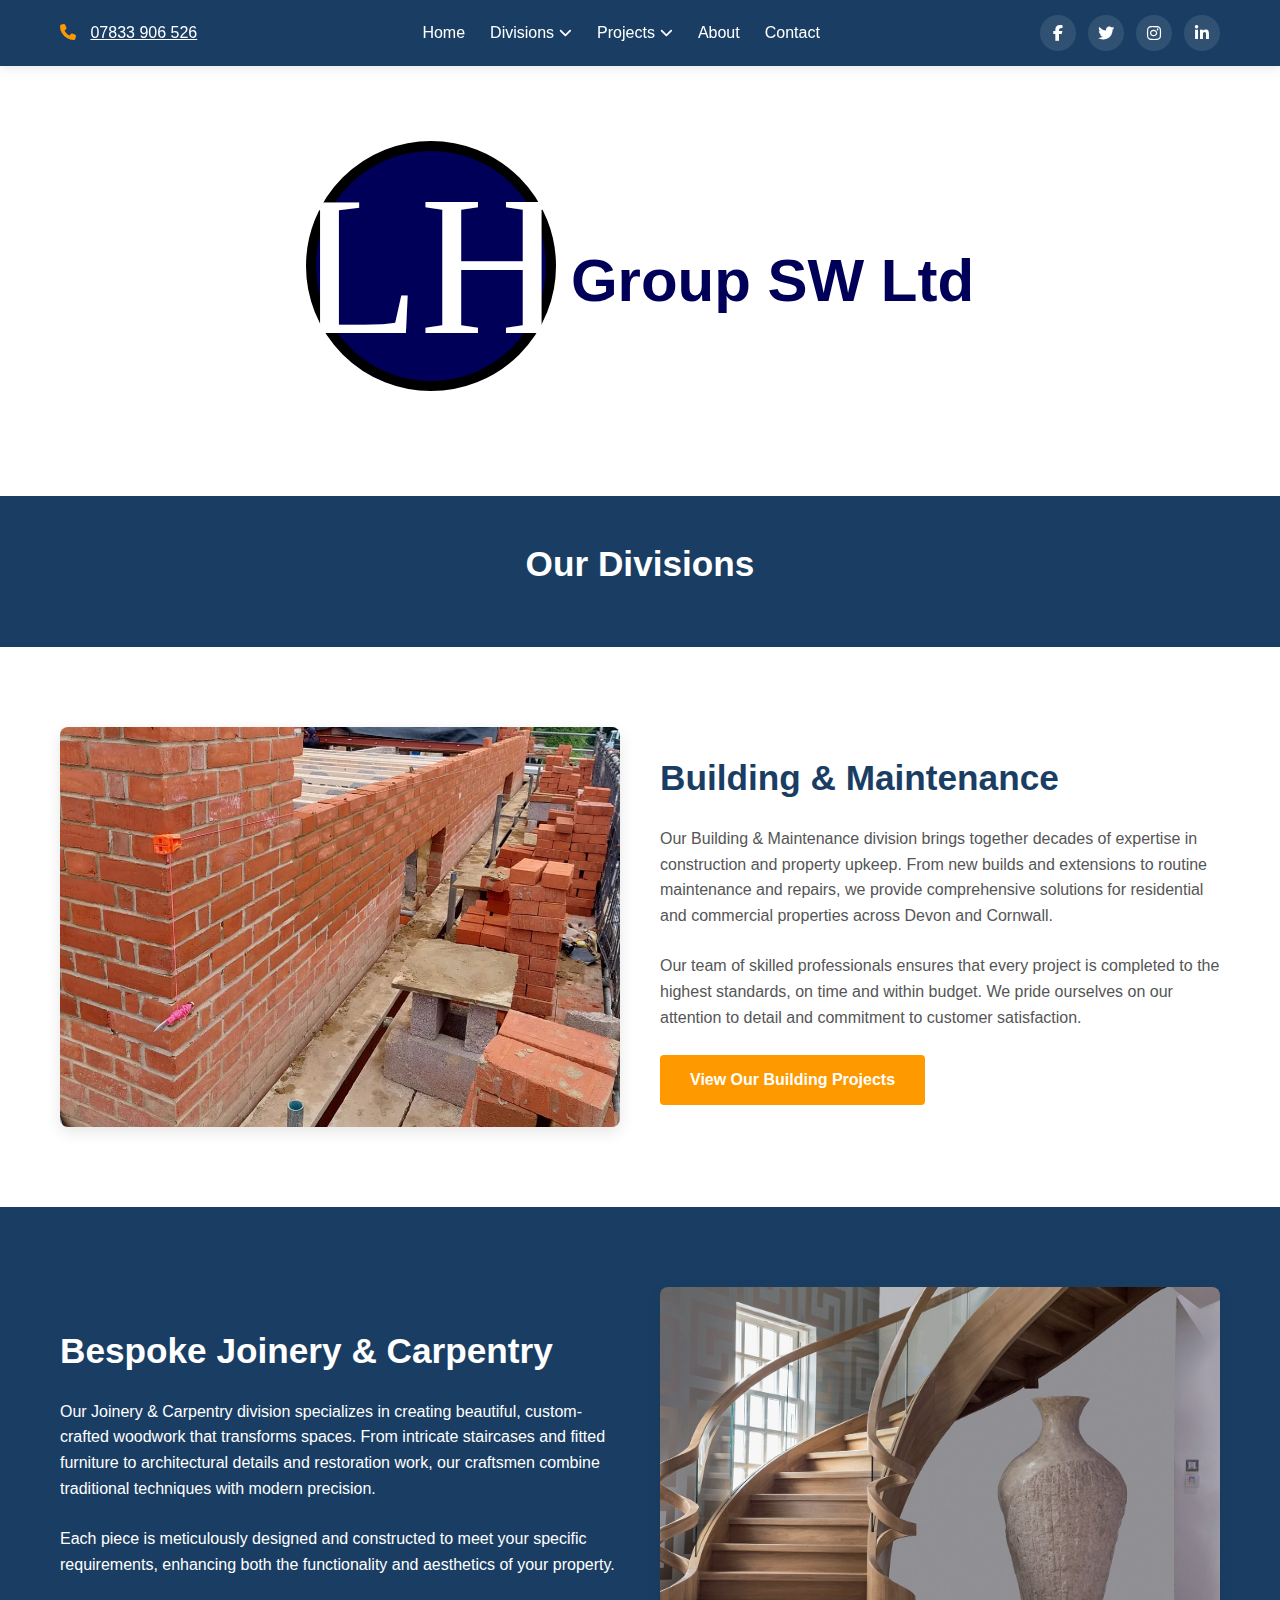
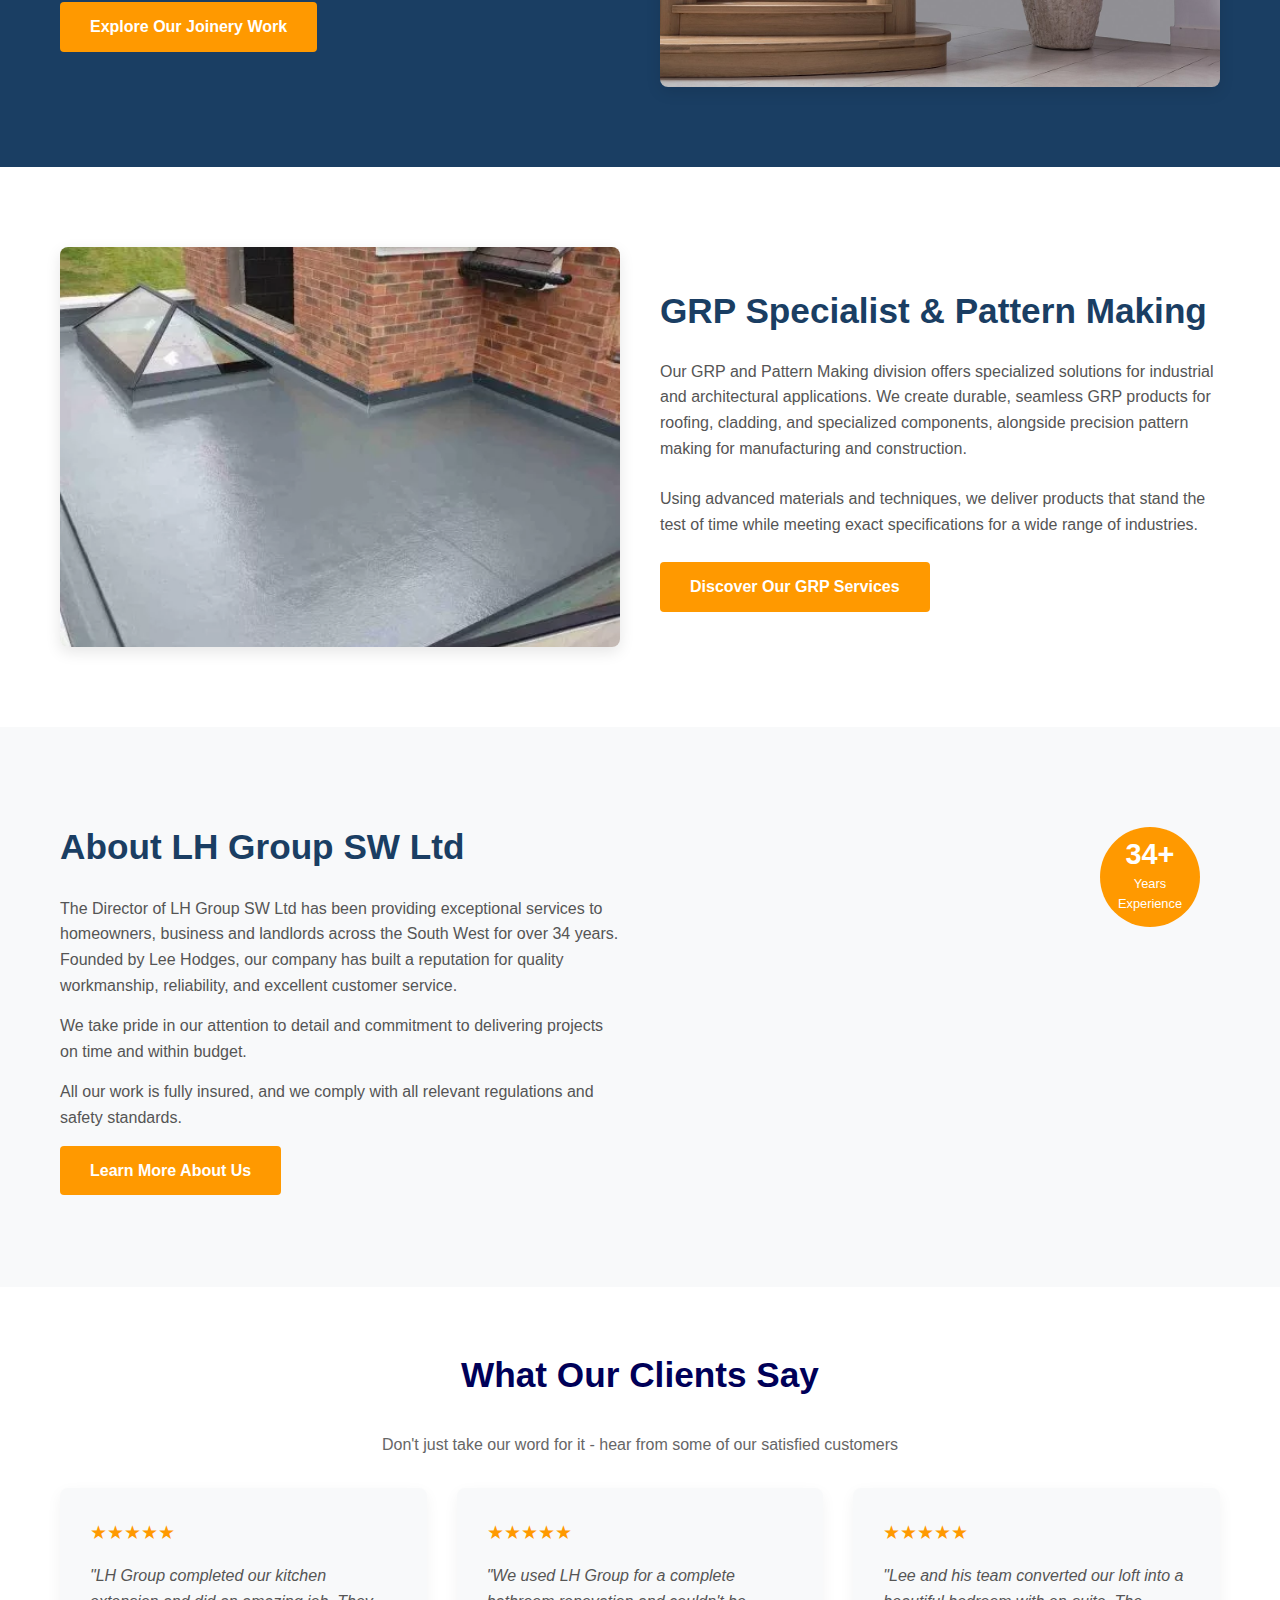
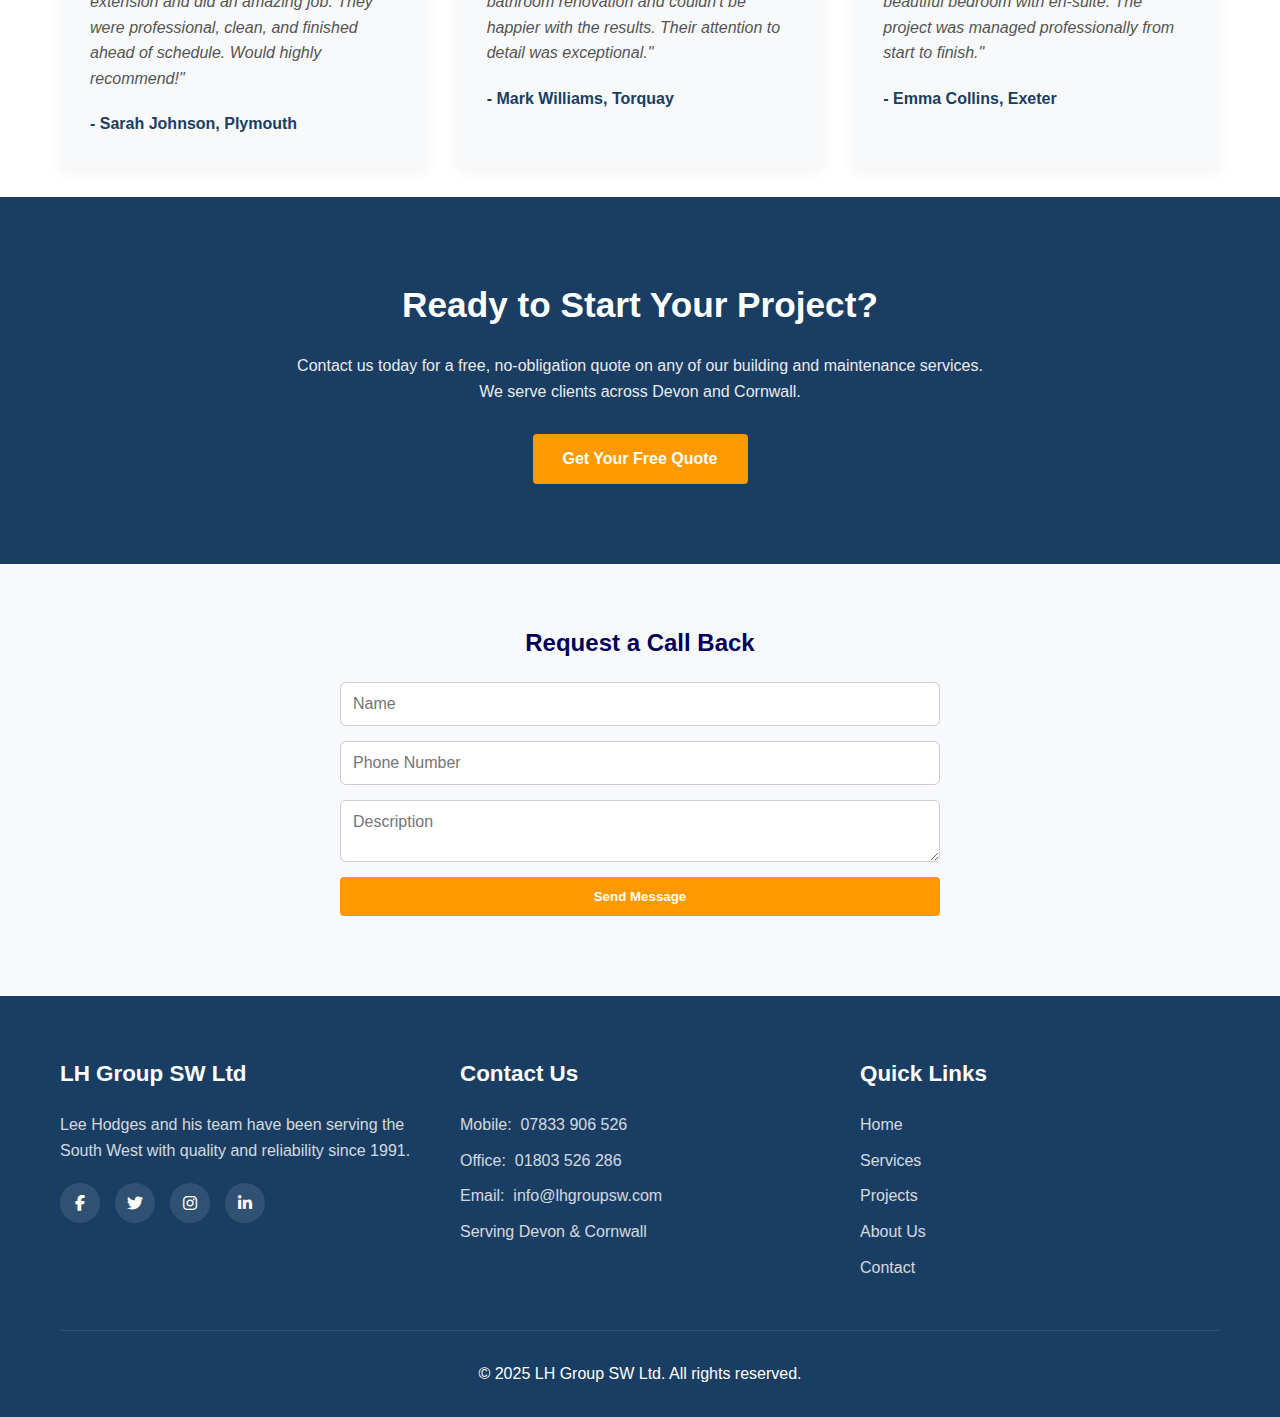
<file: index.html>
<!DOCTYPE html>
<html lang="en">
<head>
    <meta charset="UTF-8">
    <meta name="viewport" content="width=device-width, initial-scale=1.0">
    <title>LH Group SW Ltd - Building & Maintenance Contractors</title>
    <link rel="stylesheet" href="styles.css">
    <link rel="stylesheet" href="https://cdnjs.cloudflare.com/ajax/libs/font-awesome/6.4.0/css/all.min.css">
</head>
<body>
    <!-- Header & Navigation -->
    <header>
        <div class="container header-content">
            <div class="contact-info">
                <span><i class="fas fa-phone"></i> <a href="tel:07833906526">07833 906 526</a></span>
            </div>
            <nav>
                <ul>
                    <li><a href="index.html">Home</a></li>
                    <li class="dropdown">
                        <a href="#" class="dropdown-toggle">Divisions <i class="fas fa-chevron-down"></i></a>
                        <ul class="dropdown-menu">
                            <li><a href="#">Building & Maintenance</a></li>
                            <li><a href="Bespoke-joinery-and-Carpentry.html">Bespoke Joinery & Carpentry</a></li>
                            <li><a href="#">GRP Specialists & Pattern Making Systems</a></li>
                        </ul>
                    </li>
                    <li class="dropdown">
                        <a href="#" class="dropdown-toggle">Projects <i class="fas fa-chevron-down"></i></a>
                        <ul class="dropdown-menu">
                            <li><a href="#">Torquay</a></li>
                            <li><a href="#">Paignton</a></li>
                            <li><a href="#">Brixham</a></li>
                            <li><a href="#">Salcombe</a></li>
                            <li><a href="#">Newton Abbot</a></li>
                            <li><a href="#">Teignmouth</a></li>
                        </ul>
                    </li>
                    <li><a href="#">About</a></li>
                    <li><a href="#">Contact</a></li>
                </ul>
            </nav>
            <div class="header-social">
                <a href="https://www.facebook.com/profile.php?id=61575698164334" aria-label="Facebook"><i class="fab fa-facebook-f"></i></a>
                <a href="https://x.com/WebsitesPa62035" aria-label="Twitter"><i class="fab fa-twitter"></i></a>
                <a href="https://www.instagram.com/panda_websites_uk/" aria-label="Instagram"><i class="fab fa-instagram"></i></a>
                <a href="#" aria-label="LinkedIn"><i class="fab fa-linkedin-in"></i></a>
            </div>
        </div>
    </header>

    <!-- Hero Section -->
    <section class="hero">
        <div class="container hero-content">
            <div class="logo">
                <div class="logo-circle">LH</div>
                <div class="logo-text">
                    <h1>Group SW Ltd</h1>
                </div>
            </div>
        </div>
    </section>

    <!-- Services Section -->
    <section class="services">
        <div class="container">
            <div class="section-title">
                <h2>Our Divisions</h2>
            </div>
        </div>
    </section>

    <!-- Division Sections -->
    
    <!-- Building & Maintenance Division -->
    <section id="building-maintenance" class="division-section">
        <div class="container division-container">
            <div class="division-content">
                <h2>Building & Maintenance</h2>
                <p>Our Building & Maintenance division brings together decades of expertise in construction and property upkeep. From new builds and extensions to routine maintenance and repairs, we provide comprehensive solutions for residential and commercial properties across Devon and Cornwall.</p>
                <p>Our team of skilled professionals ensures that every project is completed to the highest standards, on time and within budget. We pride ourselves on our attention to detail and commitment to customer satisfaction.</p>
                <a href="#" class="btn">View Our Building Projects</a>
            </div>
            <div class="division-image">
                <img src="Pictures/General%20Building.webp" alt="Building and Maintenance Services">
            </div>
        </div>
    </section>
    
    <!-- Joinery & Carpentry Division -->
    <section id="joinery-carpentry" class="division-section">
        <div class="container division-container">
            <div class="joinery-division-content">
                <h2>Bespoke Joinery & Carpentry</h2>
                <p>Our Joinery & Carpentry division specializes in creating beautiful, custom-crafted woodwork that transforms spaces. From intricate staircases and fitted furniture to architectural details and restoration work, our craftsmen combine traditional techniques with modern precision.</p>
                <p>Each piece is meticulously designed and constructed to meet your specific requirements, enhancing both the functionality and aesthetics of your property.</p>
                <a href="#" class="btn">Explore Our Joinery Work</a>
            </div>
            <div class="division-image">
                <img src="Pictures/Bespoke%20Joinery.jpg" alt="Bespoke Joinery and Carpentry">
            </div>
        </div>
    </section>
    
    <!-- GRP & Pattern Making Division -->
    <section id="grp-pattern" class="division-section">
        <div class="container division-container">
            <div class="division-content">
                <h2>GRP Specialist & Pattern Making</h2>
                <p>Our GRP and Pattern Making division offers specialized solutions for industrial and architectural applications. We create durable, seamless GRP products for roofing, cladding, and specialized components, alongside precision pattern making for manufacturing and construction.</p>
                <p>Using advanced materials and techniques, we deliver products that stand the test of time while meeting exact specifications for a wide range of industries.</p>
                <a href="#" class="btn">Discover Our GRP Services</a>
            </div>
            <div class="division-image">
                <img src="Pictures/GRP%20Roofing.webp" alt="GRP Specialist and Pattern Making">
            </div>
        </div>
    </section>

    <!-- About Section -->
    <section class="about">
        <div class="container">
            <div class="about-content">
                <div class="about-text">
                    <h2>About LH Group SW Ltd</h2>
                    <p>The Director of LH Group SW Ltd has been providing exceptional services to homeowners, business and landlords across the South West for over 34 years. Founded by Lee Hodges, our company has built a reputation for quality workmanship, reliability, and excellent customer service.</p>
                    <p>We take pride in our attention to detail and commitment to delivering projects on time and within budget. </p>
                    <p>All our work is fully insured, and we comply with all relevant regulations and safety standards.</p>
                    <a href="#" class="btn">Learn More About Us</a>
                </div>
                <div class="about-image">
                    <div class="experience-badge">
                        <span class="years">34+</span>
                        <span class="text">Years Experience</span>
                    </div>
                </div>
            </div>
        </div>
    </section>

    <!-- Testimonials Section -->
    <section class="testimonials">
        <div class="container">
            <div class="testimonial-title">
                <h2>What Our Clients Say</h2>
                <p>Don't just take our word for it - hear from some of our satisfied customers</p>
            </div>
            <div class="testimonials-grid">
                <div class="testimonial-card">
                    <div class="rating">★★★★★</div>
                    <p class="testimonial-text">"LH Group completed our kitchen extension and did an amazing job. They were professional, clean, and finished ahead of schedule. Would highly recommend!"</p>
                    <p class="testimonial-author">- Sarah Johnson, Plymouth</p>
                </div>
                <div class="testimonial-card">
                    <div class="rating">★★★★★</div>
                    <p class="testimonial-text">"We used LH Group for a complete bathroom renovation and couldn't be happier with the results. Their attention to detail was exceptional."</p>
                    <p class="testimonial-author">- Mark Williams, Torquay</p>
                </div>
                <div class="testimonial-card">
                    <div class="rating">★★★★★</div>
                    <p class="testimonial-text">"Lee and his team converted our loft into a beautiful bedroom with en-suite. The project was managed professionally from start to finish."</p>
                    <p class="testimonial-author">- Emma Collins, Exeter</p>
                </div>
            </div>
        </div>
    </section>

    <!-- CTA Section -->
    <section class="cta">
        <div class="container">
            <h2>Ready to Start Your Project?</h2>
            <p>Contact us today for a free, no-obligation quote on any of our building and maintenance services. We serve clients across Devon and Cornwall.</p>
            <a href="tel:07833 906526" class="btn">Get Your Free Quote</a>
        </div>
    </section>

    <!-- Contact -->
    <section id="contact" class="contact">
        <h2>Request a Call Back</h2>
        <form class="contact-form">
            <input type="text" placeholder="Name" required>
            <input type="phone" placeholder="Phone Number" required>
            <textarea placeholder="Description" required></textarea>
            <button type="submit" class="btn">Send Message</button>
        </form>
    </section>

    <!-- Footer -->
    <footer>
        <div class="container">
            <div class="footer-content">
                <div class="footer-column">
                    <h3>LH Group SW Ltd</h3>
                    <p>Lee Hodges and his team have been serving the South West with quality and reliability since 1991.</p>
                    <div class="footer-social">
                        <a href="https://www.facebook.com/profile.php?id=61575698164334" aria-label="Facebook"><i class="fab fa-facebook-f"></i></a>
                        <a href="https://x.com/WebsitesPa62035" aria-label="Twitter"><i class="fab fa-twitter"></i></a>
                        <a href="https://www.instagram.com/panda_websites_uk/" aria-label="Instagram"><i class="fab fa-instagram"></i></a>
                        <a href="#" aria-label="LinkedIn"><i class="fab fa-linkedin-in"></i></a>
                    </div>
                </div>
                <div class="footer-column">
                    <h3>Contact Us</h3>
                    <ul class="contact-info">
                        <li> Mobile: <a href="tel:07833906526">&nbsp; 07833 906 526 </a></li>
                        <li>Office: <a href="tel:01803 526286">&nbsp; 01803 526 286</a></li>
                        <li>Email: <a href="mailto:info@lhgroupsw.com">&nbsp; info@lhgroupsw.com</a></li>
                        <li>Serving Devon & Cornwall</li>
                    </ul>
                </div>
                <div class="footer-column">
                    <h3>Quick Links</h3>
                    <ul>
                        <li><a href="index.html">Home</a></li>
                        <li><a href="#">Services</a></li>
                        <li><a href="#">Projects</a></li>
                        <li><a href="#">About Us</a></li>
                        <li><a href="#">Contact</a></li>
                    </ul>
                </div>
            </div>
            <div class="footer-bottom">
                <p>&copy; 2025 LH Group SW Ltd. All rights reserved.</p>
            </div>
        </div>
    </footer>

    <script>
        // Mobile dropdown toggle
        document.addEventListener('DOMContentLoaded', function() {
            const dropdownToggles = document.querySelectorAll('.dropdown > a');
            
            dropdownToggles.forEach(toggle => {
                toggle.addEventListener('click', function(e) {
                    if (window.innerWidth <= 768) {
                        e.preventDefault();
                        const dropdown = this.parentElement;
                        
                        // Close other dropdowns
                        document.querySelectorAll('.dropdown').forEach(item => {
                            if (item !== dropdown && item.classList.contains('active')) {
                                item.classList.remove('active');
                            }
                        });
                        
                        // Toggle current dropdown
                        dropdown.classList.toggle('active');
                    }
                });
            });
            
            // Close dropdowns when clicking elsewhere on mobile
            document.addEventListener('click', function(e) {
                if (window.innerWidth <= 768 && !e.target.closest('.dropdown')) {
                    document.querySelectorAll('.dropdown').forEach(dropdown => {
                        dropdown.classList.remove('active');
                    });
                }
            });
            
            // Prevent dropdown close when clicking inside dropdown on mobile
            document.querySelectorAll('.dropdown-menu').forEach(menu => {
                menu.addEventListener('click', function(e) {
                    if (window.innerWidth <= 768) {
                        e.stopPropagation();
                    }
                });
            });
        });
    </script>
</body>
</html>
</file>
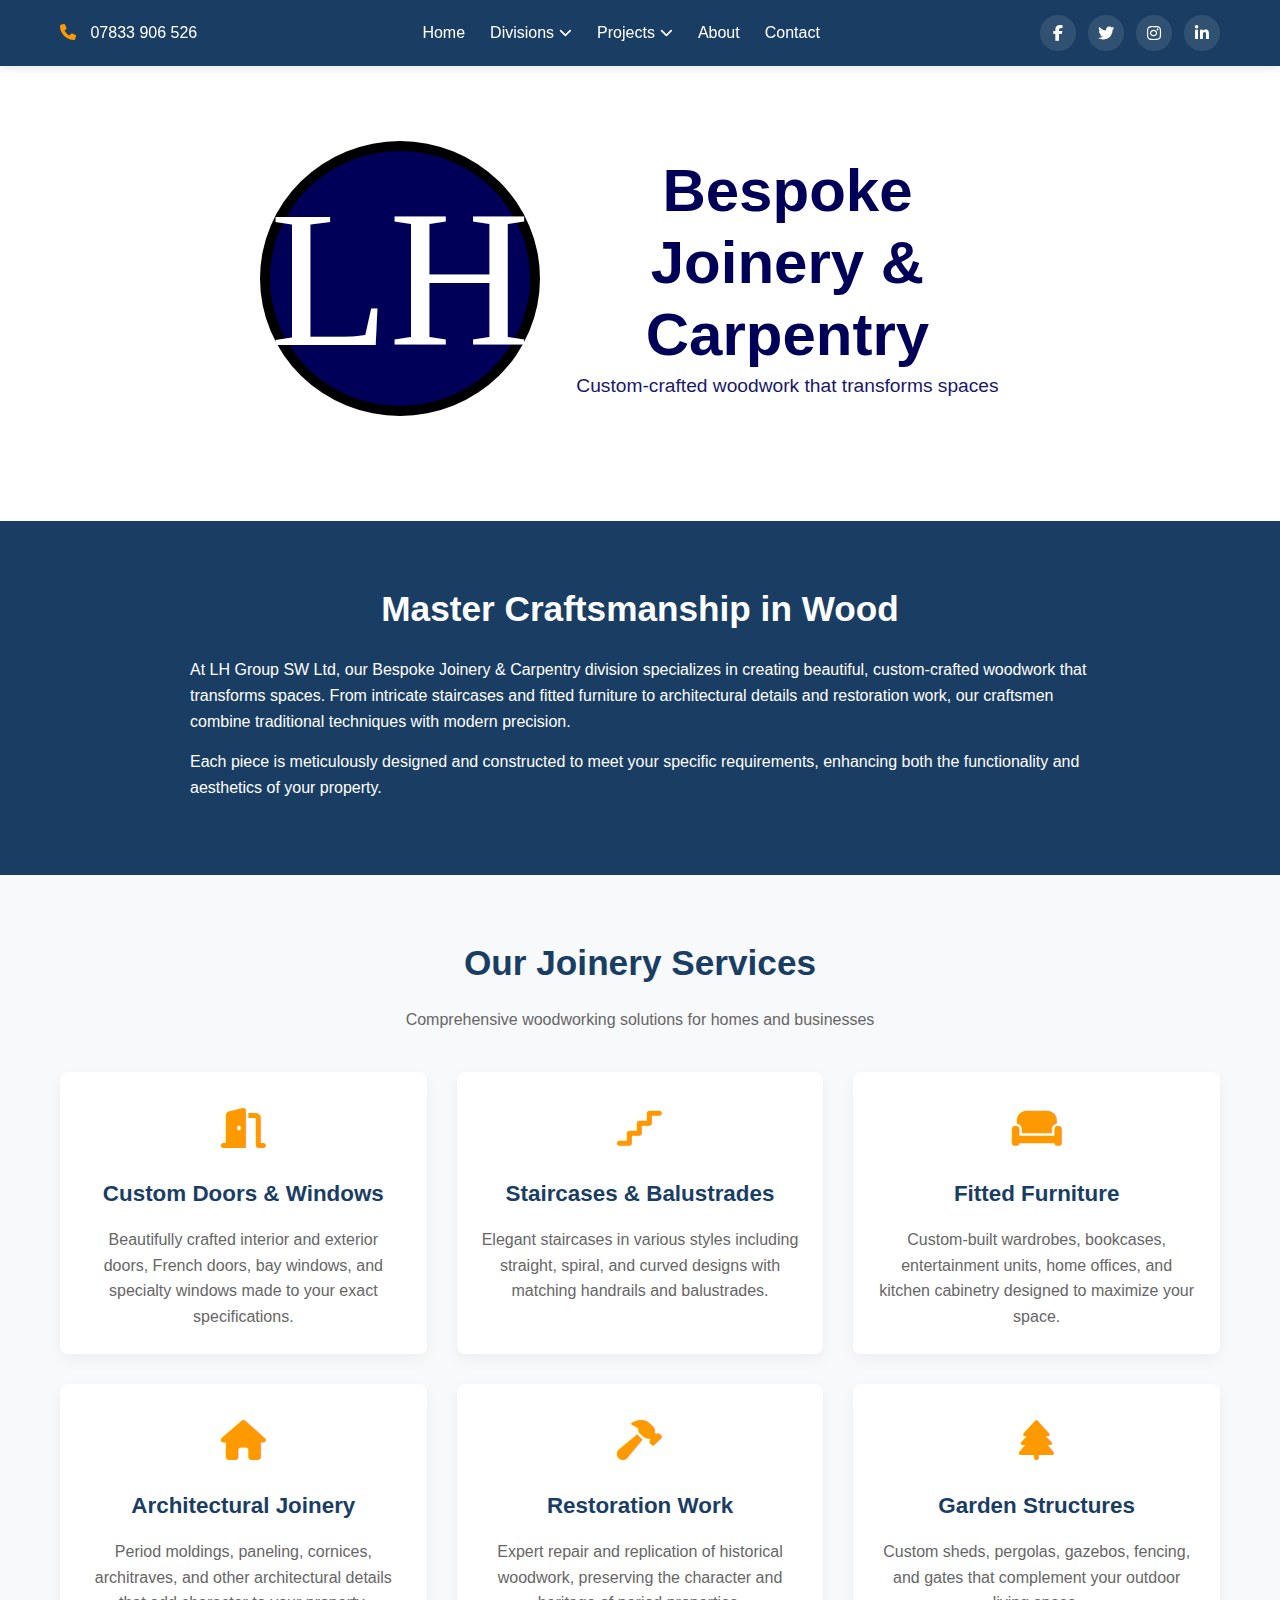
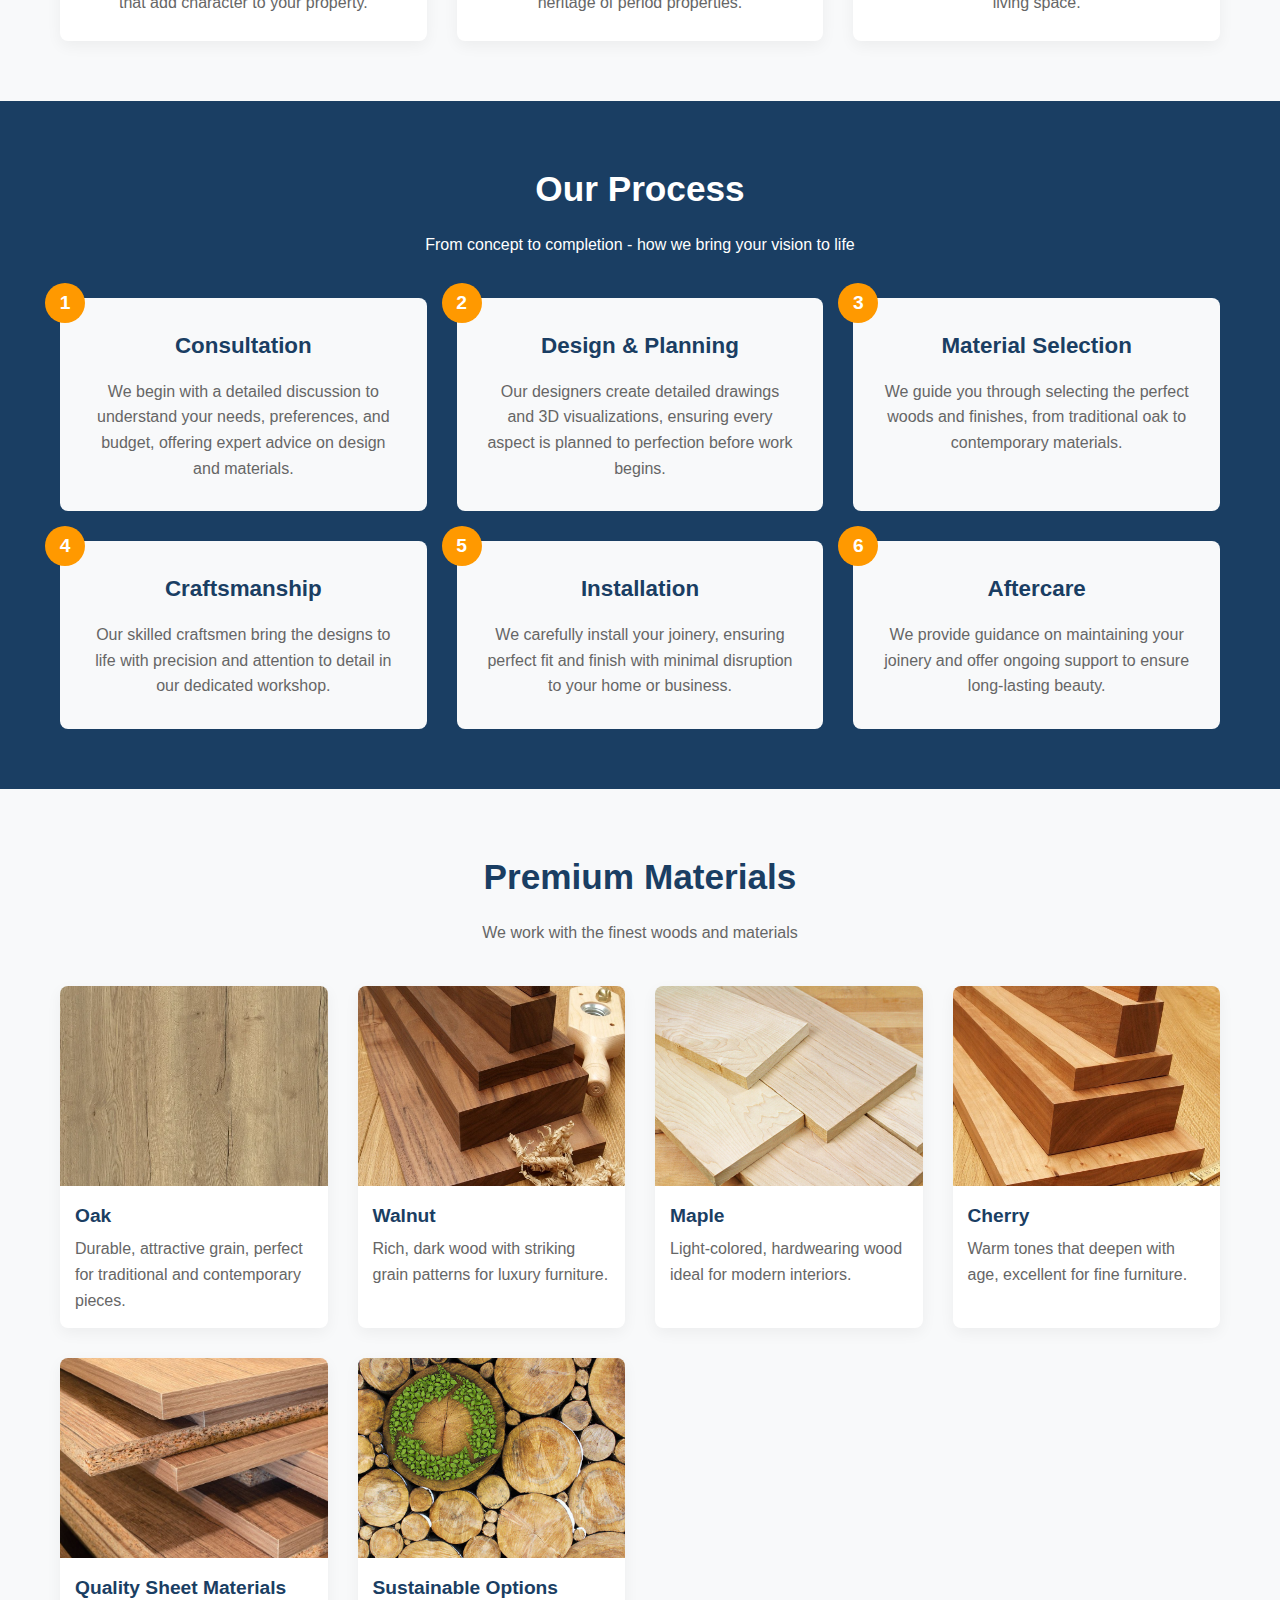
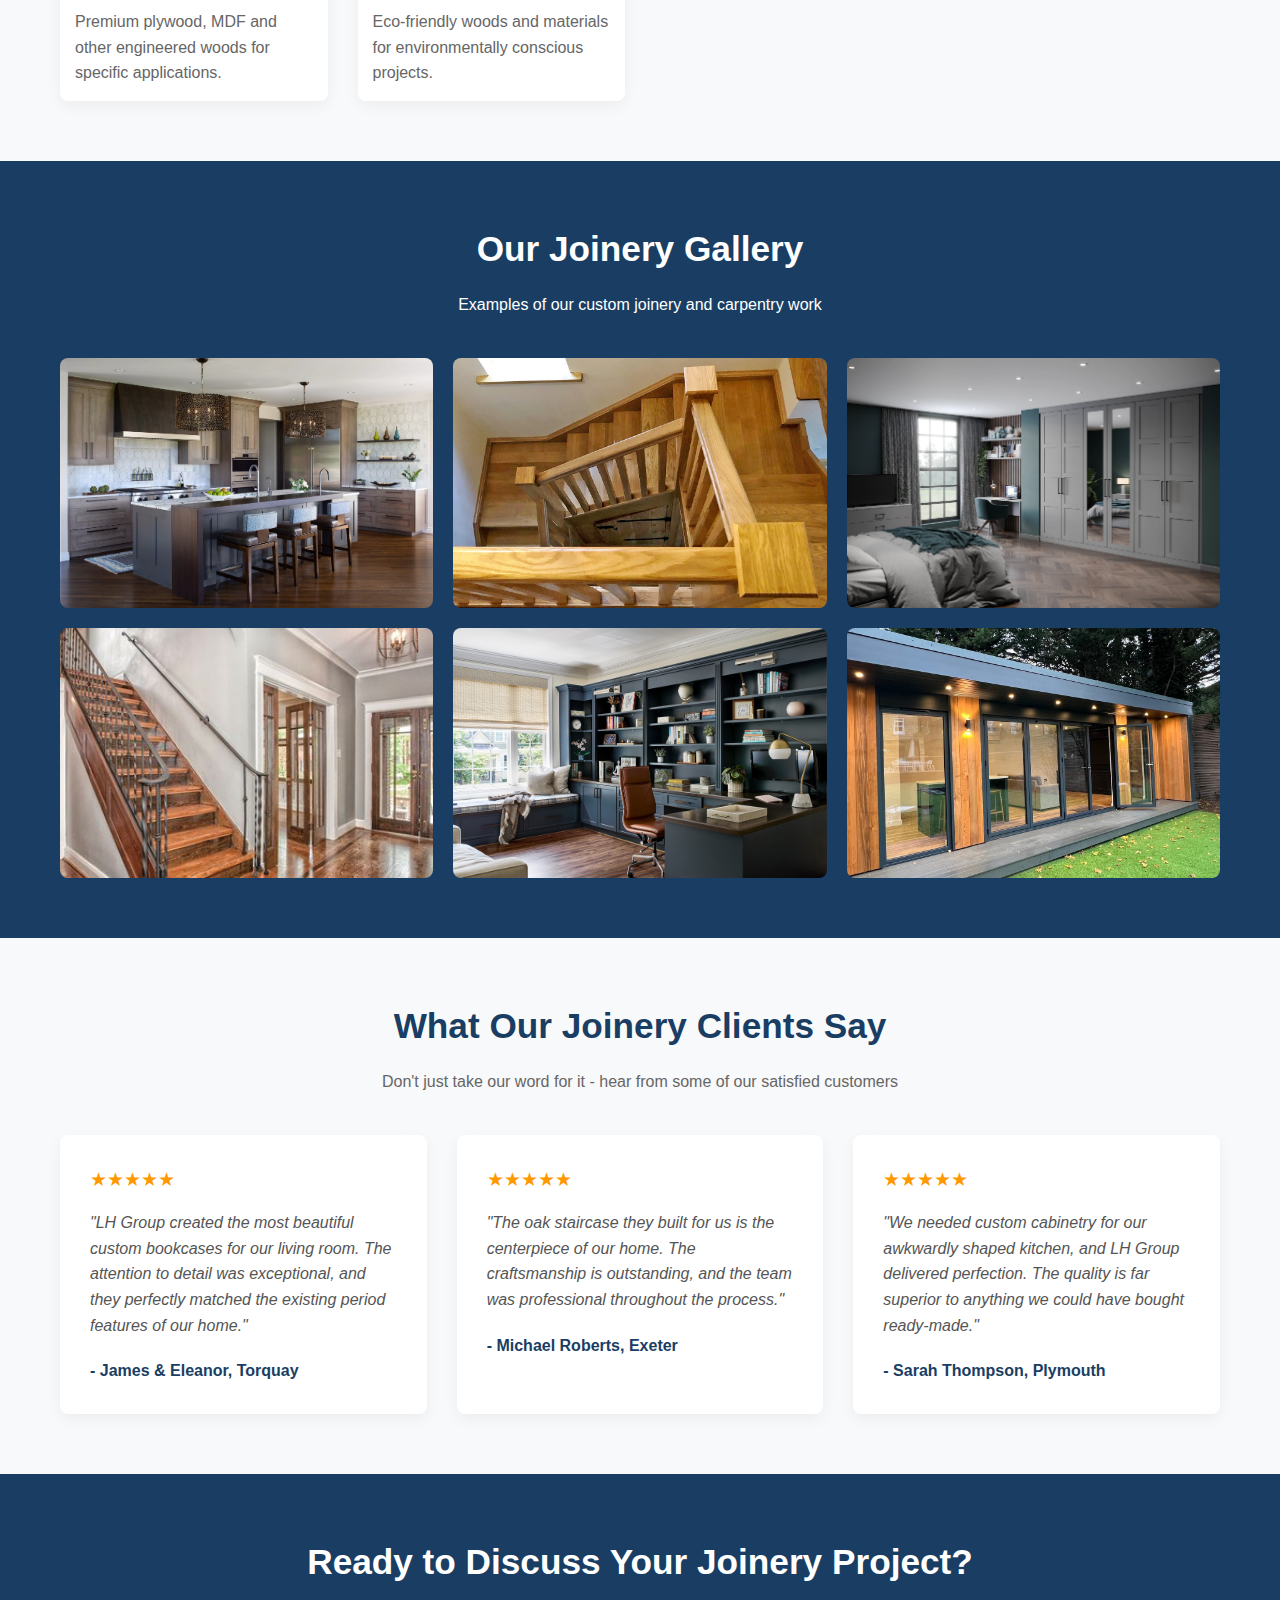
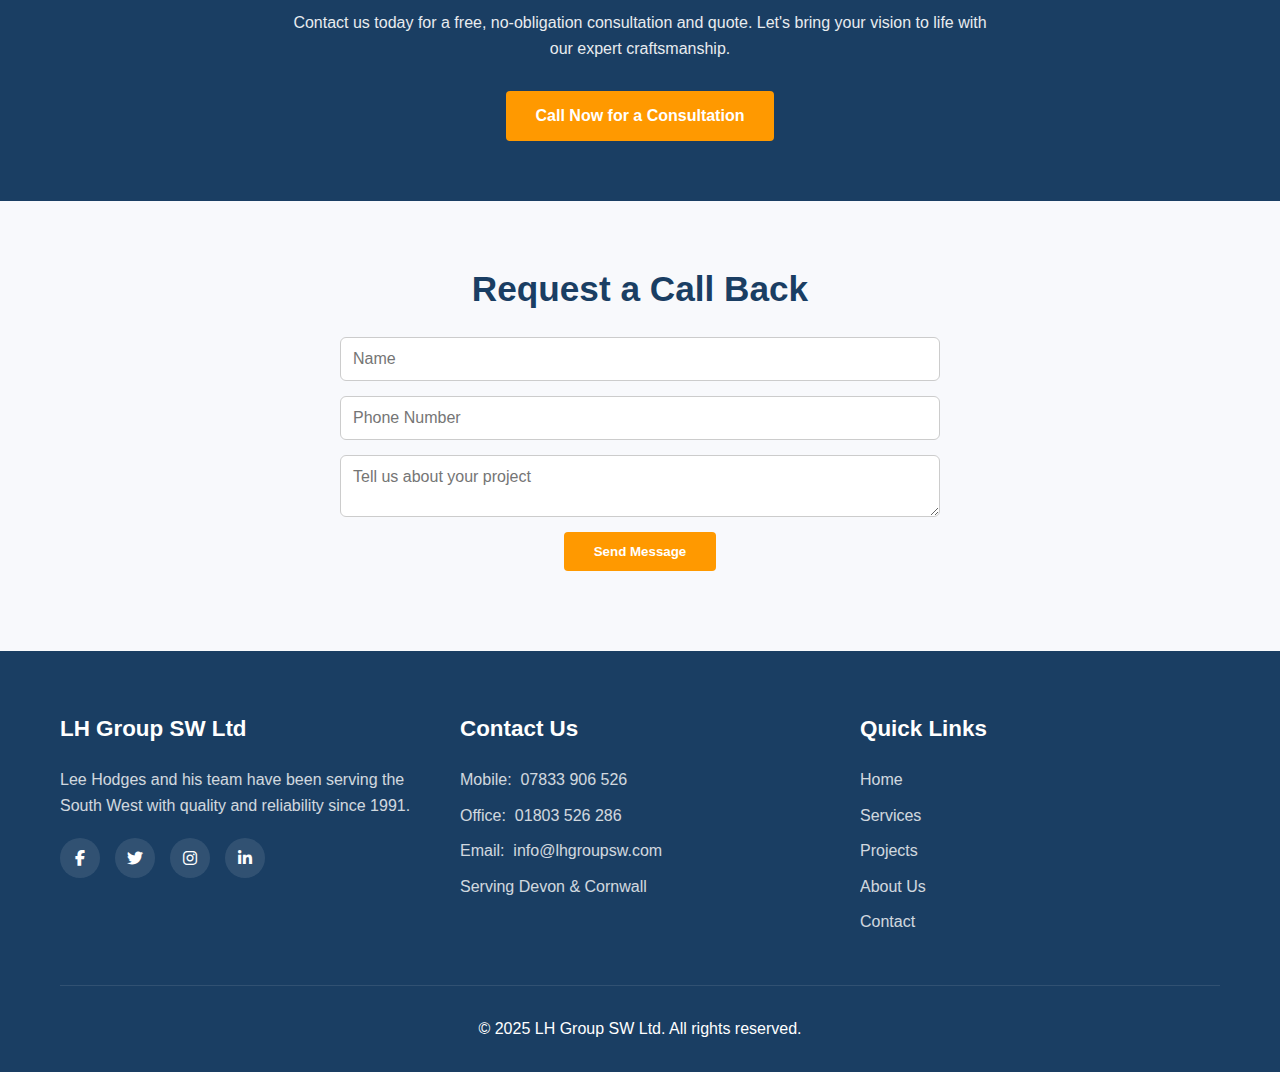
<file: Bespoke-joinery-and-Carpentry.html>
<!DOCTYPE html>
<html lang="en">
<head>
    <meta charset="UTF-8">
    <meta name="viewport" content="width=device-width, initial-scale=1.0">
    <title>Bespoke Joinery & Carpentry | LH Group SW Ltd</title>
    <link rel="stylesheet" href="bespoke joinery and carpentry.css">
    <link rel="stylesheet" href="https://cdnjs.cloudflare.com/ajax/libs/font-awesome/6.4.0/css/all.min.css">
</head>
<body>
    <!-- Header & Navigation -->
    <header>
        <div class="container header-content">
            <div class="contact-info">
                <span><i class="fas fa-phone"></i> <a href="tel:07833906526">07833 906 526</a></span>
            </div>
            <nav>
                <ul>
                    <li><a href="index.html">Home</a></li>
                    <li class="dropdown">
                        <a href="#">Divisions <i class="fas fa-chevron-down"></i></a>
                        <ul class="dropdown-menu">
                            <li><a href="#">Building & Maintenance</a></li>
                            <li><a href="joinery-carpentry.html">Bespoke Joinery & Carpentry</a></li>
                            <li><a href="#">GRP Specialists & Pattern Making Systems</a></li>
                        </ul>
                    </li>
                    <li class="dropdown">
                        <a href="#">Projects <i class="fas fa-chevron-down"></i></a>
                        <ul class="dropdown-menu">
                            <li><a href="#">Torquay</a></li>
                            <li><a href="#">Paignton</a></li>
                            <li><a href="#">Brixham</a></li>
                            <li><a href="#">Salcombe</a></li>
                            <li><a href="#">Newton Abbot</a></li>
                            <li><a href="#">Teignmouth</a></li>
                        </ul>
                    </li>
                    <li><a href="#">About</a></li>
                    <li><a href="#">Contact</a></li>
                </ul>
            </nav>
            <div class="header-social">
                <a href="https://www.facebook.com/profile.php?id=61575698164334" aria-label="Facebook"><i class="fab fa-facebook-f"></i></a>
                <a href="https://x.com/WebsitesPa62035" aria-label="Twitter"><i class="fab fa-twitter"></i></a>
                <a href="https://www.instagram.com/panda_websites_uk/" aria-label="Instagram"><i class="fab fa-instagram"></i></a>
                <a href="#" aria-label="LinkedIn"><i class="fab fa-linkedin-in"></i></a>
            </div>
        </div>
    </header>

    <!-- Hero Section -->
    <section class="hero">
        <div class="container hero-content">
            <div class="logo">
                <div class="logo-circle">LH</div>
                <div class="logo-text">
                    <h1>Bespoke Joinery & Carpentry</h1>
                    <p>Custom-crafted woodwork that transforms spaces</p>
                </div>
            </div>
        </div>
    </section>

    <!-- Introduction Section -->
    <section class="intro">
        <div class="container">
            <div class="intro-content">
                <h2>Master Craftsmanship in Wood</h2>
                <p>At LH Group SW Ltd, our Bespoke Joinery & Carpentry division specializes in creating beautiful, custom-crafted woodwork that transforms spaces. From intricate staircases and fitted furniture to architectural details and restoration work, our craftsmen combine traditional techniques with modern precision.</p>
                <p>Each piece is meticulously designed and constructed to meet your specific requirements, enhancing both the functionality and aesthetics of your property.</p>
            </div>
        </div>
    </section>

    <!-- Services Section -->
    <section class="services">
        <div class="container">
            <div class="section-title">
                <h2>Our Joinery Services</h2>
                <p>Comprehensive woodworking solutions for homes and businesses</p>
            </div>
            <div class="services-grid">
                <div class="service-card">
                    <div class="service-icon">
                        <i class="fas fa-door-open"></i>
                    </div>
                    <h3>Custom Doors & Windows</h3>
                    <p>Beautifully crafted interior and exterior doors, French doors, bay windows, and specialty windows made to your exact specifications.</p>
                </div>
                <div class="service-card">
                    <div class="service-icon">
                        <i class="fas fa-stairs"></i>
                    </div>
                    <h3>Staircases & Balustrades</h3>
                    <p>Elegant staircases in various styles including straight, spiral, and curved designs with matching handrails and balustrades.</p>
                </div>
                <div class="service-card">
                    <div class="service-icon">
                        <i class="fas fa-couch"></i>
                    </div>
                    <h3>Fitted Furniture</h3>
                    <p>Custom-built wardrobes, bookcases, entertainment units, home offices, and kitchen cabinetry designed to maximize your space.</p>
                </div>
                <div class="service-card">
                    <div class="service-icon">
                        <i class="fas fa-home"></i>
                    </div>
                    <h3>Architectural Joinery</h3>
                    <p>Period moldings, paneling, cornices, architraves, and other architectural details that add character to your property.</p>
                </div>
                <div class="service-card">
                    <div class="service-icon">
                        <i class="fas fa-hammer"></i>
                    </div>
                    <h3>Restoration Work</h3>
                    <p>Expert repair and replication of historical woodwork, preserving the character and heritage of period properties.</p>
                </div>
                <div class="service-card">
                    <div class="service-icon">
                        <i class="fas fa-tree"></i>
                    </div>
                    <h3>Garden Structures</h3>
                    <p>Custom sheds, pergolas, gazebos, fencing, and gates that complement your outdoor living space.</p>
                </div>
            </div>
        </div>
    </section>

    <!-- Process Section -->
    <section class="process">
        <div class="container">
            <div class="process-section-title">
                <h2>Our Process</h2>
                <p>From concept to completion - how we bring your vision to life</p>
            </div>
            <div class="process-steps">
                <div class="process-step">
                    <div class="step-number">1</div>
                    <h3>Consultation</h3>
                    <p>We begin with a detailed discussion to understand your needs, preferences, and budget, offering expert advice on design and materials.</p>
                </div>
                <div class="process-step">
                    <div class="step-number">2</div>
                    <h3>Design & Planning</h3>
                    <p>Our designers create detailed drawings and 3D visualizations, ensuring every aspect is planned to perfection before work begins.</p>
                </div>
                <div class="process-step">
                    <div class="step-number">3</div>
                    <h3>Material Selection</h3>
                    <p>We guide you through selecting the perfect woods and finishes, from traditional oak to contemporary materials.</p>
                </div>
                <div class="process-step">
                    <div class="step-number">4</div>
                    <h3>Craftsmanship</h3>
                    <p>Our skilled craftsmen bring the designs to life with precision and attention to detail in our dedicated workshop.</p>
                </div>
                <div class="process-step">
                    <div class="step-number">5</div>
                    <h3>Installation</h3>
                    <p>We carefully install your joinery, ensuring perfect fit and finish with minimal disruption to your home or business.</p>
                </div>
                <div class="process-step">
                    <div class="step-number">6</div>
                    <h3>Aftercare</h3>
                    <p>We provide guidance on maintaining your joinery and offer ongoing support to ensure long-lasting beauty.</p>
                </div>
            </div>
        </div>
    </section>

    <!-- Materials Section -->
    <section class="materials">
        <div class="container">
            <div class="section-title">
                <h2>Premium Materials</h2>
                <p>We work with the finest woods and materials</p>
            </div>
            <div class="materials-grid">
                <div class="material-item">
                    <div class="material-image">
                        <img src="Pictures/Oak wood.webp" alt="Oak Wood">
                    </div>
                    <h3>Oak</h3>
                    <p>Durable, attractive grain, perfect for traditional and contemporary pieces.</p>
                </div>
                <div class="material-item">
                    <div class="material-image">
                        <img src="Pictures/Walnut.jpg" alt="Walnut Wood">
                    </div>
                    <h3>Walnut</h3>
                    <p>Rich, dark wood with striking grain patterns for luxury furniture.</p>
                </div>
                <div class="material-item">
                    <div class="material-image">
                        <img src="Pictures/Maple.jpg" alt="Maple Wood">
                    </div>
                    <h3>Maple</h3>
                    <p>Light-colored, hardwearing wood ideal for modern interiors.</p>
                </div>
                <div class="material-item">
                    <div class="material-image">
                        <img src="Pictures/Cherry.jpg" alt="Cherry Wood">
                    </div>
                    <h3>Cherry</h3>
                    <p>Warm tones that deepen with age, excellent for fine furniture.</p>
                </div>
                <div class="material-item">
                    <div class="material-image">
                        <img src="Pictures/Engineered Wood.jpg" alt="Plywood">
                    </div>
                    <h3>Quality Sheet Materials</h3>
                    <p>Premium plywood, MDF and other engineered woods for specific applications.</p>
                </div>
                <div class="material-item">
                    <div class="material-image">
                        <img src="Pictures/Eco Friendly.jpg" alt="Sustainable Wood">
                    </div>
                    <h3>Sustainable Options</h3>
                    <p>Eco-friendly woods and materials for environmentally conscious projects.</p>
                </div>
            </div>
        </div>
    </section>

    <!-- Gallery Section -->
    <section class="gallery">
        <div class="container">
            <div class="gallery-section-title">
                <h2>Our Joinery Gallery</h2>
                <p>Examples of our custom joinery and carpentry work</p>
            </div>
            <div class="gallery-grid">
                <div class="gallery-item">
                    <img src="Pictures/Custom Kitchen.webp" alt="Custom Kitchen Cabinetry">
                    <div class="gallery-caption">
                        <h3>Custom Kitchen Cabinetry</h3>
                        <p>Handcrafted shaker-style kitchen with integrated appliances</p>
                    </div>
                </div>
                <div class="gallery-item">
                    <img src="Pictures/Oak Stairs.jpg" alt="Oak Staircase">
                    <div class="gallery-caption">
                        <h3>Oak Staircase</h3>
                        <p>Solid oak staircase with glass balustrades in a contemporary home</p>
                    </div>
                </div>
                <div class="gallery-item">
                    <img src="Pictures/Fitted wardrobes.webp" alt="Fitted Wardrobes">
                    <div class="gallery-caption">
                        <h3>Fitted Wardrobes</h3>
                        <p>Floor-to-ceiling wardrobes with custom interior organization</p>
                    </div>
                </div>
                <div class="gallery-item">
                    <img src="Pictures/Period restoration.jpg" alt="Period Restoration">
                    <div class="gallery-caption">
                        <h3>Period Restoration</h3>
                        <p>Faithful reproduction of original Georgian paneling</p>
                    </div>
                </div>
                <div class="gallery-item">
                    <img src="Pictures/Home office.jpg" alt="Home Office">
                    <div class="gallery-caption">
                        <h3>Home Office</h3>
                        <p>Custom-built home office with integrated storage and shelving</p>
                    </div>
                </div>
                <div class="gallery-item">
                    <img src="Pictures/Garden room.jpg" alt="Garden Room">
                    <div class="gallery-caption">
                        <h3>Garden Room</h3>
                        <p>Oak-framed garden room with bi-fold doors</p>
                    </div>
                </div>
            </div>
        </div>
    </section>

    <!-- Testimonials Section -->
    <section class="testimonials">
        <div class="container">
            <div class="testimonial-title">
                <h2>What Our Joinery Clients Say</h2>
                <p>Don't just take our word for it - hear from some of our satisfied customers</p>
            </div>
            <div class="testimonials-grid">
                <div class="testimonial-card">
                    <div class="rating">★★★★★</div>
                    <p class="testimonial-text">"LH Group created the most beautiful custom bookcases for our living room. The attention to detail was exceptional, and they perfectly matched the existing period features of our home."</p>
                    <p class="testimonial-author">- James & Eleanor, Torquay</p>
                </div>
                <div class="testimonial-card">
                    <div class="rating">★★★★★</div>
                    <p class="testimonial-text">"The oak staircase they built for us is the centerpiece of our home. The craftsmanship is outstanding, and the team was professional throughout the process."</p>
                    <p class="testimonial-author">- Michael Roberts, Exeter</p>
                </div>
                <div class="testimonial-card">
                    <div class="rating">★★★★★</div>
                    <p class="testimonial-text">"We needed custom cabinetry for our awkwardly shaped kitchen, and LH Group delivered perfection. The quality is far superior to anything we could have bought ready-made."</p>
                    <p class="testimonial-author">- Sarah Thompson, Plymouth</p>
                </div>
            </div>
        </div>
    </section>

    <!-- CTA Section -->
    <section class="cta">
        <div class="container">
            <h2>Ready to Discuss Your Joinery Project?</h2>
            <p>Contact us today for a free, no-obligation consultation and quote. Let's bring your vision to life with our expert craftsmanship.</p>
            <a href="tel:07833 906526" class="btn">Call Now for a Consultation</a>
        </div>
    </section>

    <!-- Contact -->
    <section id="contact" class="contact">
        <h2>Request a Call Back</h2>
        <form class="contact-form">
            <input type="text" placeholder="Name" required>
            <input type="phone" placeholder="Phone Number" required>
            <textarea placeholder="Tell us about your project" required></textarea>
            <button type="submit" class="btn">Send Message</button>
        </form>
    </section>

    <!-- Footer -->
    <footer>
        <div class="container">
            <div class="footer-content">
                <div class="footer-column">
                    <h3>LH Group SW Ltd</h3>
                    <p>Lee Hodges and his team have been serving the South West with quality and reliability since 1991.</p>
                    <div class="footer-social">
                        <a href="https://www.facebook.com/profile.php?id=61575698164334" aria-label="Facebook"><i class="fab fa-facebook-f"></i></a>
                        <a href="https://x.com/WebsitesPa62035" aria-label="Twitter"><i class="fab fa-twitter"></i></a>
                        <a href="https://www.instagram.com/panda_websites_uk/" aria-label="Instagram"><i class="fab fa-instagram"></i></a>
                        <a href="#" aria-label="LinkedIn"><i class="fab fa-linkedin-in"></i></a>
                    </div>
                </div>
                <div class="footer-column">
                    <h3>Contact Us</h3>
                    <ul class="contact-info">
                        <li> Mobile: <a href="tel:07833906526">&nbsp; 07833 906 526 </a></li>
                        <li>Office: <a href="tel:01803 526286">&nbsp; 01803 526 286</a></li>
                        <li>Email: <a href="mailto:info@lhgroupsw.com">&nbsp; info@lhgroupsw.com</a></li>
                        <li>Serving Devon & Cornwall</li>
                    </ul>
                </div>
                <div class="footer-column">
                    <h3>Quick Links</h3>
                    <ul>
                        <li><a href="index.html">Home</a></li>
                        <li><a href="#">Services</a></li>
                        <li><a href="#">Projects</a></li>
                        <li><a href="#">About Us</a></li>
                        <li><a href="#">Contact</a></li>
                    </ul>
                </div>
            </div>
            <div class="footer-bottom">
                <p>&copy; 2025 LH Group SW Ltd. All rights reserved.</p>
            </div>
        </div>
    </footer>

    <script>
        // Mobile dropdown toggle
        document.addEventListener('DOMContentLoaded', function() {
            const dropdownToggles = document.querySelectorAll('nav ul li.dropdown > a');
            
            dropdownToggles.forEach(toggle => {
                toggle.addEventListener('click', function(e) {
                    if (window.innerWidth <= 768) {
                        e.preventDefault();
                        const dropdown = this.parentElement;
                        dropdown.classList.toggle('active');
                    }
                });
            });
            
            // Close dropdowns when clicking elsewhere
            document.addEventListener('click', function(e) {
                if (window.innerWidth <= 768 && !e.target.closest('nav ul li.dropdown')) {
                    document.querySelectorAll('nav ul li.dropdown').forEach(dropdown => {
                        dropdown.classList.remove('active');
                    });
                }
            });
        });
    </script>
</body>
</html>
</file>
<file: styles.css>
/* style.css */
* {
    margin: 0;
    padding: 0;
    box-sizing: border-box;
    font-family: 'Segoe UI', Tahoma, Geneva, Verdana, sans-serif;
}

body {
    line-height: 1.6;
    color: #333;
    background-color: #f8f9fa;
}

.container {
    width: 100%;
    max-width: 1200px;
    margin: 0 auto;
    padding: 0 20px;
}

/* Header & Navigation */
header {
    background-color: #1a3e63;
    color: White;
    padding: 15px 0;
    position: sticky;
    top: 0;
    z-index: 100;
    box-shadow: 0 2px 10px rgba(0, 0, 0, 0.1);
}

.header-content {
    display: flex;
    justify-content: space-between;
    align-items: center;
}

.logo {
    display: flex;
    align-items: center;
}

.logo-circle {
    width: 250px;
    height: 250px;
    background-color: #000058;
    border: 10px solid #000000;
    border-radius: 50%;
    display: flex;
    justify-content: center;
    align-items: center;
    margin-right: 15px;
    margin-bottom: 30px;
    font-family: impact;
    font-size: 200px;
    color: #FFFFFF;
}

.logo-text h1 {
    font-size: 60px;
    line-height: 1.2;
}

.logo-text span {
    font-size: 24px;
    opacity: 0.9;
}

nav ul {
    display: flex;
    list-style: none;
}

nav ul li {
    margin-left: 25px;
}

nav ul li a {
    color: white;
    text-decoration: none;
    font-weight: 500;
    transition: color 0.3s;
}

nav ul li a:hover {
    color: #ff9900;
}

/* Dropdown Menu Styles */
nav ul li.dropdown {
    position: relative;
}

nav ul li.dropdown > a {
    display: flex;
    align-items: center;
    gap: 5px;
}

nav ul li.dropdown > a .fas {
    font-size: 0.8rem;
    transition: transform 0.3s ease;
}

nav ul li.dropdown:hover > a .fas {
    transform: rotate(180deg);
}

.dropdown-menu {
    position: absolute;
    top: 100%;
    left: 0;
    background-color: #fff;
    min-width: 200px;
    box-shadow: 0 8px 16px rgba(0, 0, 0, 0.15);
    border-radius: 4px;
    padding: 10px 0;
    z-index: 1000;
    opacity: 0;
    visibility: hidden;
    transform: translateY(10px);
    transition: all 0.3s ease;
}

nav ul li.dropdown:hover .dropdown-menu {
    opacity: 1;
    visibility: visible;
    transform: translateY(0);
}

.dropdown-menu li {
    margin: 0;
    padding: 0;
}

.dropdown-menu li a {
    color: #333;
    padding: 10px 20px;
    display: block;
    transition: all 0.3s ease;
    white-space: nowrap;
}

.dropdown-menu li a:hover {
    background-color: #f5f5f5;
    color: #ff9900;
}

/* Header Social Media Icons */
.header-social {
    display: flex;
    gap: 12px;
    margin-left: 20px;
}

.header-social a {
    display: flex;
    align-items: center;
    justify-content: center;
    width: 36px;
    height: 36px;
    border-radius: 50%;
    background-color: rgba(255, 255, 255, 0.1);
    color: white;
    text-decoration: none;
    transition: all 0.3s ease;
}

.header-social a:hover {
    background-color: #ff9900;
    transform: translateY(-2px);
}

/* Hero Section */
.hero {
    background: white;
    color: #000058;
    padding: 75px 0;
    text-align: center;
}

.hero-content {
    max-width: 800px;
    margin: 0 auto;
}

.logo {
    display: flex;
    align-items: center;
    justify-content: center;
}

.logo-circle {
    width: 250px;
    height: 250px;
    background-color: #000058;
    border: 10px solid #000000;
    border-radius: 50%;
    display: flex;
    justify-content: center;
    align-items: center;
    margin-right: 15px;
    font-family: impact;
    font-size: 200px;
    color: #FFFFFF;
}

.logo-text h1 {
    font-size: 60px;
    line-height: 1.2;
}

.logo-text span {
    font-size: 24px;
    opacity: 0.9;
}

.btn {
    display: inline-block;
    background-color: #ff9900;
    color: white;
    padding: 12px 30px;
    border-radius: 4px;
    text-decoration: none;
    font-weight: 600;
    transition: background-color 0.3s;
}

.btn:hover {
    background-color: #e58900;
}

/* Services Section */
.services {
    padding: 40px 0;
    background-color: #1a3e63;
}

.section-title {
    text-align: center;
}

.section-title h2 {
    font-size: 2.2rem;
    color: white;
    margin-bottom: 15px;
}

.section-title p {
    color: #666;
    max-width: 700px;
    margin: 0 auto;
}

.services-grid {
    display: grid;
    grid-template-columns: repeat(auto-fit, minmax(300px, 1fr));
    gap: 30px;
}

.service-card {
    background-color: #f8f9fa;
    border-radius: 8px;
    overflow: hidden;
    transition: transform 0.3s, box-shadow 0.3s;
    padding: 25px;
}

.service-card:hover {
    transform: translateY(-5px);
    box-shadow: 0 10px 20px rgba(0, 0, 0, 0.1);
}

.service-content h3 {
    font-size: 1.4rem;
    margin-bottom: 15px;
    color: #1a3e63;
}

.service-content p {
    color: #666;
    margin-bottom: 20px;
}


/* Division Sections */
.division-section {
    padding: 80px 0;
}

.division-section:nth-child(odd) {
    background-color: #1a3e63;
}

.division-section:nth-child(even) {
    background-color: white;
}

.division-container {
    display: flex;
    align-items: center;
    justify-content: space-between;
    flex-wrap: wrap;
    gap: 40px;
}

.division-content {
    flex: 1;
    min-width: 300px;
}

.joinery-division-content {
    flex: 1;
    min-width: 300px;
    color: white;
}

.joinery-division-content h2 {
    font-size: 2.2rem;
    color: white;
    margin-bottom: 20px;
}

.joinery-division-content p {
    margin-bottom: 25px;
    line-height: 1.6;
}

.division-image {
    flex: 1;
    min-width: 300px;
    height: 400px;
    border-radius: 8px;
    overflow: hidden;
    box-shadow: 0 5px 15px rgba(0, 0, 0, 0.1);
}

.division-image img {
    width: 100%;
    height: 100%;
    object-fit: cover;
    transition: transform 0.5s ease;
}

.division-image:hover img {
    transform: scale(1.05);
}

.division-content h2 {
    font-size: 2.2rem;
    color: #1a3e63;
    margin-bottom: 20px;
}

.division-content p {
    margin-bottom: 25px;
    color: #555;
    line-height: 1.6;
}

/* Alternate layout for even sections */
.division-section:nth-child(even) .division-container {
    flex-direction: row-reverse;
}

/* About Section */
.about {
    padding: 80px 0;
    background-color: #f8f9fa;
}

.about-content {
    display: flex;
    align-items: center;
    flex-wrap: wrap;
    gap: 40px;
}

.about-text {
    flex: 1;
    min-width: 300px;
}

.about-text h2 {
    font-size: 2.2rem;
    color: #1a3e63;
    margin-bottom: 20px;
}

.about-text p {
    margin-bottom: 15px;
    color: #555;
}

.about-image {
    flex: 1;
    min-width: 300px;
    height: 400px;
    background: url('https://images.unsplash.com/photo-1541888946425-d81bb19240f5?ixlib=rb-4.0.3&auto=format&fit=crop&w=600&q=80') center/cover no-repeat;
    border-radius: 8px;
    position: relative;
}

.experience-badge {
    position: absolute;
    top: 20px;
    right: 20px;
    background-color: #ff9900;
    color: white;
    padding: 20px;
    border-radius: 50%;
    width: 100px;
    height: 100px;
    display: flex;
    flex-direction: column;
    justify-content: center;
    align-items: center;
    text-align: center;
}

.experience-badge .years {
    font-size: 1.8rem;
    font-weight: bold;
    line-height: 1;
}

.experience-badge .text {
    font-size: 0.8rem;
    margin-top: 5px;
}

/* Testimonials */
.testimonial-title {
    text-align: center;
}

.testimonial-title h2 {
    font-size: 2.2rem;
    color: #000058;
    margin-bottom: 15px;
    display: block;
    margin-block-start: 0.83em;
    margin-block-end: 0.83em;
    margin-inline-start: 0px;
    margin-inline-end: 0px;
    font-weight: bold;
    unicode-bidi: isolate;
}

.testimonial-title p {
    color: #666;
    max-width: 700px;
    margin: 0 auto;
    padding-bottom: 30px;
}

.testimonials {
    padding: 30px 0;
    background-color: white;
}

.testimonials-grid {
    display: grid;
    grid-template-columns: repeat(auto-fit, minmax(300px, 1fr));
    gap: 30px;
}

.testimonial-card {
    background-color: #f8f9fa;
    padding: 30px;
    border-radius: 8px;
    box-shadow: 0 5px 15px rgba(0, 0, 0, 0.05);
}

.rating {
    color: #ff9900;
    margin-bottom: 15px;
    font-size: 1.2rem;
}

.testimonial-text {
    font-style: italic;
    margin-bottom: 20px;
    color: #555;
}

.testimonial-author {
    font-weight: 600;
    color: #1a3e63;
}

/* CTA Section */
.cta {
    background-color: #1a3e63;
    color: white;
    padding: 80px 0;
    text-align: center;
}

.cta h2 {
    font-size: 2.2rem;
    margin-bottom: 20px;
}

.cta p {
    max-width: 700px;
    margin: 0 auto 30px;
    opacity: 0.9;
}

/* Contact */
.contact { 
    padding: 60px 20px; 
    text-align: center; 
    background: #f8f9fc; 
}
.contact h2 { 
    color: #000058; 
    margin-bottom: 20px; 
}
.contact-form {
  max-width: 600px; 
  margin: 20px auto;
  display: flex; 
  flex-direction: column; 
  gap: 15px;
}
.contact-form input, .contact-form textarea {
  padding: 12px; 
  border-radius: 6px; 
  border: 1px solid #ccc; 
  font-size: 16px;
}
.contact-form button { 
    border: none; 
    cursor: pointer; 
}

/* Footer */
footer {
    background-color: #1a3e63;
    color: white;
    padding: 60px 0 30px;
}

.footer-content {
    display: grid;
    grid-template-columns: repeat(auto-fit, minmax(250px, 1fr));
    gap: 40px;
    margin-bottom: 40px;
}

.footer-column h3 {
    font-size: 1.4rem;
    margin-bottom: 20px;
    color: white;
}

.footer-column p, .footer-column li {
    opacity: 0.8;
    margin-bottom: 10px;
}

.footer-column ul {
    list-style: none;
}

.footer-column ul li {
    margin-bottom: 10px;
}

.footer-column ul li a {
    color: white;
    text-decoration: none;
    transition: opacity 0.3s;
}

.footer-column ul li a:hover {
    opacity: 0.7;
}

.contact-info a {
    color: white;
}

.contact-info i {
    color:#ff9900;
    padding-right: 10px;
}

.contact-info li {
    display: flex;
    align-items: center;
}

/* Footer Social Media Icons */
.footer-social {
    display: flex;
    gap: 15px;
    margin-top: 20px;
}

.footer-social a {
    display: flex;
    align-items: center;
    justify-content: center;
    width: 40px;
    height: 40px;
    border-radius: 50%;
    background-color: rgba(255, 255, 255, 0.1);
    color: white;
    text-decoration: none;
    transition: all 0.3s ease;
}

.footer-social a:hover {
    background-color: #ff9900;
    transform: translateY(-3px);
}

.footer-bottom {
    text-align: center;
    padding-top: 30px;
    border-top: 1px solid rgba(255, 255, 255, 0.1);
}

/* Mobile Dropdown Fix Styles */
@media (max-width: 768px) {
    .dropdown-menu {
        position: static;
        opacity: 1;
        visibility: visible;
        transform: none;
        display: none;
        box-shadow: none;
        background-color: rgba(255, 255, 255, 0.1);
        margin-left: 15px;
        max-height: 0;
        overflow: hidden;
        transition: max-height 0.3s ease;
    }
    
    .dropdown.active .dropdown-menu {
        display: block;
        max-height: 300px;
    }
    
    .dropdown-menu li a {
        color: white;
        padding: 8px 15px;
    }
    
    nav ul li.dropdown > a .fas {
        transform: none;
    }
    
    .dropdown.active > a .fas {
        transform: rotate(180deg);
    }
}

/* Responsive Design */
@media (max-width: 768px) {
    .header-content {
        flex-direction: column;
        text-align: center;
        font-size: 20px;
    }
    
    .logo {
        flex-direction: column;
        margin-bottom: 15px;
    }
    
    .logo-circle {
        margin-right: 0;
        margin-bottom: 15px;
        width: 150px;
        height: 150px;
        font-size: 100px;
        border-width: 5px;
    }
    
    .logo-text h1 {
        font-size: 40px;
    }
    
    .logo-text span {
        font-size: 18px;
    }
    
    nav ul {
        justify-content: center;
        flex-wrap: wrap;
        margin-top: 15px;
    }
    
    nav ul li {
        margin: 0 10px 10px;
    }
    
    .header-social {
        margin: 15px 0 0;
        justify-content: center;
    }
    
    .hero h2 {
        font-size: 2.2rem;
    }
    
    .about-content {
        flex-direction: column;
    }
    
    .experience-badge {
        position: relative;
        top: 0;
        right: 0;
        margin: 20px auto;
    }
    
    .footer-social {
        justify-content: center;
    }
    
    .division-container,
    .division-section:nth-child(even) .division-container {
        flex-direction: column;
    }
    
    .division-image {
        width: 100%;
    }
}

@media (max-width: 480px) {
    .header-social {
        gap: 8px;
    }
    
    .header-social a {
        width: 32px;
        height: 32px;
        font-size: 14px;
    }
    
    .footer-social a {
        width: 36px;
        height: 36px;
    }
    
    .logo-circle {
        width: 120px;
        height: 120px;
        font-size: 80px;
    }
    
    .logo-text h1 {
        font-size: 32px;
    }
}
</file>
<file: bespoke joinery and carpentry.css>
/* style.css */
* {
    margin: 0;
    padding: 0;
    box-sizing: border-box;
    font-family: 'Segoe UI', Tahoma, Geneva, Verdana, sans-serif;
}

body {
    line-height: 1.6;
    color: #333;
    background-color: #f8f9fa;
}

.container {
    width: 100%;
    max-width: 1200px;
    margin: 0 auto;
    padding: 0 20px;
}

/* Header & Navigation */
header {
    background-color: #1a3e63;
    color: White;
    padding: 15px 0;
    position: sticky;
    top: 0;
    z-index: 100;
    box-shadow: 0 2px 10px rgba(0, 0, 0, 0.1);
}

.header-content {
    display: flex;
    justify-content: space-between;
    align-items: center;
}

.contact-info {
    color: white;
}

.contact-info a {
    color: white;
    text-decoration: none;
}

.contact-info a:hover {
    color: #ff9900;
    transform: translateY(-2px);
}

nav ul {
    display: flex;
    list-style: none;
}

nav ul li {
    margin-left: 25px;
}

nav ul li a {
    color: white;
    text-decoration: none;
    font-weight: 500;
    transition: color 0.3s;
}

nav ul li a:hover {
    color: #ff9900;
}

/* Dropdown Menu Styles */
nav ul li.dropdown {
    position: relative;
}

nav ul li.dropdown > a {
    display: flex;
    align-items: center;
    gap: 5px;
}

nav ul li.dropdown > a .fas {
    font-size: 0.8rem;
    transition: transform 0.3s ease;
}

nav ul li.dropdown:hover > a .fas {
    transform: rotate(180deg);
}

.dropdown-menu {
    position: absolute;
    top: 100%;
    left: 0;
    background-color: #fff;
    min-width: 200px;
    box-shadow: 0 8px 16px rgba(0, 0, 0, 0.15);
    border-radius: 4px;
    padding: 10px 0;
    z-index: 1000;
    opacity: 0;
    visibility: hidden;
    transform: translateY(10px);
    transition: all 0.3s ease;
}

nav ul li.dropdown:hover .dropdown-menu {
    opacity: 1;
    visibility: visible;
    transform: translateY(0);
}

.dropdown-menu li {
    margin: 0;
    padding: 0;
}

.dropdown-menu li a {
    color: #333;
    padding: 10px 20px;
    display: block;
    transition: all 0.3s ease;
    white-space: nowrap;
}

.dropdown-menu li a:hover {
    background-color: #f5f5f5;
    color: #ff9900;
}

/* Header Social Media Icons */
.header-social {
    display: flex;
    gap: 12px;
    margin-left: 20px;
}

.header-social a {
    display: flex;
    align-items: center;
    justify-content: center;
    width: 36px;
    height: 36px;
    border-radius: 50%;
    background-color: rgba(255, 255, 255, 0.1);
    color: white;
    text-decoration: none;
    transition: all 0.3s ease;
}

.header-social a:hover {
    background-color: #ff9900;
    transform: translateY(-2px);
}

/* Hero Section */
.hero {
    background: white;
    color: #000058;
    padding: 75px 0;
    text-align: center;
}

.hero-content {
    max-width: 800px;
    margin: 0 auto;
}

.hero h2 {
    font-size: 2.8rem;
    margin-bottom: 20px;
}

.hero p {
    font-size: 1.2rem;
    margin-bottom: 30px;
    opacity: 0.9;
}

.btn {
    display: inline-block;
    background-color: #ff9900;
    color: white;
    padding: 12px 30px;
    border-radius: 4px;
    text-decoration: none;
    font-weight: 600;
    transition: background-color 0.3s;
}

.btn:hover {
    background-color: #e58900;
}

/* Logo */
.logo {
    display: flex;
    align-items: center;
}

.logo-circle {
    width: 300px;
    height: 275px;
    background-color: #000058;
    border: 10px solid #000000;
    border-radius: 50%;
    display: flex;
    justify-content: center;
    align-items: center;
    margin-right: 15px;
    margin-bottom: 30px;
    font-family: impact;
    font-size: 195px;
    color: #FFFFFF;
}

.logo-text h1 {
    font-size: 60px;
    line-height: 1.2;
}

.logo-text span {
    font-size: 24px;
    opacity: 0.9;
}

/* Introduction Section */
.intro {
    padding: 60px 0;
    background-color: #1a3e63;
}

.intro-content h2 {
    font-size: 2.2rem;
    color: white;
    margin-bottom: 20px;
    text-align: center;
}

.intro-content p {
    margin-bottom: 15px;
    color: white;
    line-height: 1.6;
    max-width: 900px;
    margin-left: auto;
    margin-right: auto;
}

/* Section Title */
.section-title {
    text-align: center;
    margin-bottom: 40px;
}

.section-title h2 {
    font-size: 2.2rem;
    color: #1a3e63;
    margin-bottom: 15px;
}

.section-title p {
    color: #666;
    max-width: 700px;
    margin: 0 auto;
}

/* Services Section */
.services {
    padding: 60px 0;
    background-color: #f8f9fa;
}

.services-grid {
    display: grid;
    grid-template-columns: repeat(auto-fit, minmax(300px, 1fr));
    gap: 30px;
}

.service-card {
    background-color: white;
    border-radius: 8px;
    overflow: hidden;
    transition: transform 0.3s, box-shadow 0.3s;
    padding: 25px;
    text-align: center;
    box-shadow: 0 5px 15px rgba(0, 0, 0, 0.05);
}

.service-card:hover {
    transform: translateY(-5px);
    box-shadow: 0 10px 20px rgba(0, 0, 0, 0.1);
}

.service-icon {
    font-size: 2.5rem;
    color: #ff9900;
    margin-bottom: 15px;
}

.service-card h3 {
    font-size: 1.4rem;
    margin-bottom: 15px;
    color: #1a3e63;
}

.service-card p {
    color: #666;
}

/* Process Section */

.process {
    padding: 60px 0;
    background-color: #1a3e63;
}

.process-section-title {
    text-align: center;
    margin-bottom: 40px;
}

.process-section-title h2 {
    font-size: 2.2rem;
    color: white;
    margin-bottom: 15px;
}

.process-section-title p {
    color: white;
    max-width: 700px;
    margin: 0 auto;
}

.process-steps {
    display: grid;
    grid-template-columns: repeat(auto-fit, minmax(300px, 1fr));
    gap: 30px;
}

.process-step {
    background-color: #f8f9fa;
    padding: 30px;
    border-radius: 8px;
    text-align: center;
    position: relative;
}

.step-number {
    position: absolute;
    top: -15px;
    left: -15px;
    width: 40px;
    height: 40px;
    background-color: #ff9900;
    color: white;
    border-radius: 50%;
    display: flex;
    align-items: center;
    justify-content: center;
    font-weight: bold;
    font-size: 1.2rem;
}

.process-step h3 {
    font-size: 1.4rem;
    margin-bottom: 15px;
    color: #1a3e63;
}

.process-step p {
    color: #666;
}

/* Materials Section */
.materials {
    padding: 60px 0;
    background-color: #f8f9fa;
}

.materials-grid {
    display: grid;
    grid-template-columns: repeat(auto-fit, minmax(250px, 1fr));
    gap: 30px;
}

.material-item {
    background-color: white;
    border-radius: 8px;
    overflow: hidden;
    box-shadow: 0 5px 15px rgba(0, 0, 0, 0.05);
    transition: transform 0.3s;
}

.material-item:hover {
    transform: translateY(-5px);
}

.material-image {
    height: 200px;
    overflow: hidden;
}

.material-image img {
    width: 100%;
    height: 100%;
    object-fit: cover;
    transition: transform 0.5s;
}

.material-item:hover .material-image img {
    transform: scale(1.05);
}

.material-item h3 {
    padding: 15px 15px 5px;
    font-size: 1.2rem;
    color: #1a3e63;
}

.material-item p {
    padding: 0 15px 15px;
    color: #666;
}

/* Gallery Section */
.gallery {
    padding: 60px 0;
    background-color: #1a3e63;
}

.gallery-section-title {
    text-align: center;
    margin-bottom: 40px;
}

.gallery-section-title h2 {
    font-size: 2.2rem;
    color: white;
    margin-bottom: 15px;
}

.gallery-section-title p {
    color: white;
    max-width: 700px;
    margin: 0 auto;
}

.gallery-grid {
    display: grid;
    grid-template-columns: repeat(auto-fit, minmax(300px, 1fr));
    gap: 20px;
}

.gallery-item {
    position: relative;
    border-radius: 8px;
    overflow: hidden;
    height: 250px;
}

.gallery-item img {
    width: 100%;
    height: 100%;
    object-fit: cover;
    transition: transform 0.5s;
}

.gallery-item:hover img {
    transform: scale(1.05);
}

.gallery-caption {
    position: absolute;
    bottom: 0;
    left: 0;
    right: 0;
    background: linear-gradient(transparent, rgba(0, 0, 0, 0.8));
    color: white;
    padding: 20px;
    transform: translateY(100%);
    transition: transform 0.3s;
}

.gallery-item:hover .gallery-caption {
    transform: translateY(0);
}

.gallery-caption h3 {
    margin-bottom: 5px;
    font-size: 1.2rem;
}

.gallery-caption p {
    font-size: 0.9rem;
    opacity: 0.9;
}

/* Testimonials Section */
.testimonials {
    padding: 60px 0;
    background-color: #f8f9fa;
}

.testimonial-title {
    text-align: center;
    margin-bottom: 40px;
}

.testimonial-title h2 {
    font-size: 2.2rem;
    color: #1a3e63;
    margin-bottom: 15px;
}

.testimonial-title p {
    color: #666;
    max-width: 700px;
    margin: 0 auto;
}

.testimonials-grid {
    display: grid;
    grid-template-columns: repeat(auto-fit, minmax(300px, 1fr));
    gap: 30px;
}

.testimonial-card {
    background-color: white;
    padding: 30px;
    border-radius: 8px;
    box-shadow: 0 5px 15px rgba(0, 0, 0, 0.05);
}

.rating {
    color: #ff9900;
    margin-bottom: 15px;
    font-size: 1.2rem;
}

.testimonial-text {
    font-style: italic;
    margin-bottom: 20px;
    color: #555;
}

.testimonial-author {
    font-weight: 600;
    color: #1a3e63;
}

/* CTA Section */
.cta {
    background-color: #1a3e63;
    color: white;
    padding: 60px 0;
    text-align: center;
}

.cta h2 {
    font-size: 2.2rem;
    margin-bottom: 20px;
}

.cta p {
    max-width: 700px;
    margin: 0 auto 30px;
    opacity: 0.9;
}

/* Contact Section */
.contact { 
    padding: 60px 20px; 
    text-align: center; 
    background: #f8f9fc; 
}

.contact h2 { 
    color: #1a3e63; 
    margin-bottom: 20px; 
    font-size: 2.2rem;
}

.contact-form {
    max-width: 600px; 
    margin: 20px auto;
    display: flex; 
    flex-direction: column; 
    gap: 15px;
}

.contact-form input, .contact-form textarea {
    padding: 12px; 
    border-radius: 6px; 
    border: 1px solid #ccc; 
    font-size: 16px;
}

.contact-form button { 
    border: none; 
    cursor: pointer; 
    align-self: center;
}

/* Footer */
footer {
    background-color: #1a3e63;
    color: white;
    padding: 60px 0 30px;
}

.footer-content {
    display: grid;
    grid-template-columns: repeat(auto-fit, minmax(250px, 1fr));
    gap: 40px;
    margin-bottom: 40px;
}

.footer-column h3 {
    font-size: 1.4rem;
    margin-bottom: 20px;
    color: white;
}

.footer-column p, .footer-column li {
    opacity: 0.8;
    margin-bottom: 10px;
}

.footer-column ul {
    list-style: none;
}

.footer-column ul li {
    margin-bottom: 10px;
}

.footer-column ul li a {
    color: white;
    text-decoration: none;
    transition: opacity 0.3s;
}

.footer-column ul li a:hover {
    opacity: 0.7;
}

.contact-info a {
    color: white;
}

.contact-info i {
    color:#ff9900;
    padding-right: 10px;
}

.contact-info li {
    display: flex;
    align-items: center;
}

/* Footer Social Media Icons */
.footer-social {
    display: flex;
    gap: 15px;
    margin-top: 20px;
}

.footer-social a {
    display: flex;
    align-items: center;
    justify-content: center;
    width: 40px;
    height: 40px;
    border-radius: 50%;
    background-color: rgba(255, 255, 255, 0.1);
    color: white;
    text-decoration: none;
    transition: all 0.3s ease;
}

.footer-social a:hover {
    background-color: #ff9900;
    transform: translateY(-3px);
}

.footer-bottom {
    text-align: center;
    padding-top: 30px;
    border-top: 1px solid rgba(255, 255, 255, 0.1);
}

/* Responsive Design */
@media (max-width: 768px) {
    .header-content {
        flex-direction: column;
        text-align: center;
    }
    
    .contact-info {
        margin-bottom: 15px;
    }
    
    nav ul {
        justify-content: center;
        flex-wrap: wrap;
        margin: 15px 0;
    }
    
    nav ul li {
        margin: 0 10px 10px;
    }
    
    .header-social {
        margin: 15px 0 0;
        justify-content: center;
    }
    
    .logo {
        flex-direction: column;
    }
    
    .logo-circle {
        margin-right: 0;
        margin-bottom: 15px;
        width: 150px;
        height: 150px;
        font-size: 100px;
        border-width: 5px;
    }
    
    .logo-text h1 {
        font-size: 40px;
    }
    
    .logo-text p {
        font-size: 18px;
    }
    
    .services-grid,
    .process-steps,
    .materials-grid,
    .gallery-grid,
    .testimonials-grid {
        grid-template-columns: 1fr;
    }
    
    .footer-content {
        grid-template-columns: 1fr;
        text-align: center;
    }
    
    .footer-social {
        justify-content: center;
    }
}

@media (max-width: 480px) {
    .header-social {
        gap: 8px;
    }
    
    .header-social a {
        width: 32px;
        height: 32px;
        font-size: 14px;
    }
    
    .footer-social a {
        width: 36px;
        height: 36px;
    }
    
    .logo-circle {
        width: 120px;
        height: 120px;
        font-size: 80px;
    }
    
    .logo-text h1 {
        font-size: 32px;
    }
}

/* Mobile responsiveness for dropdowns */
@media (max-width: 768px) {
    .dropdown-menu {
        position: static;
        opacity: 1;
        visibility: visible;
        transform: none;
        display: none;
        box-shadow: none;
        background-color: rgba(255, 255, 255, 0.1);
        margin-left: 15px;
    }
    
    nav ul li.dropdown:hover .dropdown-menu,
    nav ul li.dropdown.active .dropdown-menu {
        display: block;
    }
    
    .dropdown-menu li a {
        color: white;
        padding: 8px 15px;
    }
    
    nav ul li.dropdown > a .fas {
        transform: none;
    }
    
    nav ul li.dropdown:hover > a .fas,
    nav ul li.dropdown.active > a .fas {
        transform: rotate(180deg);
    }
}
</file>
